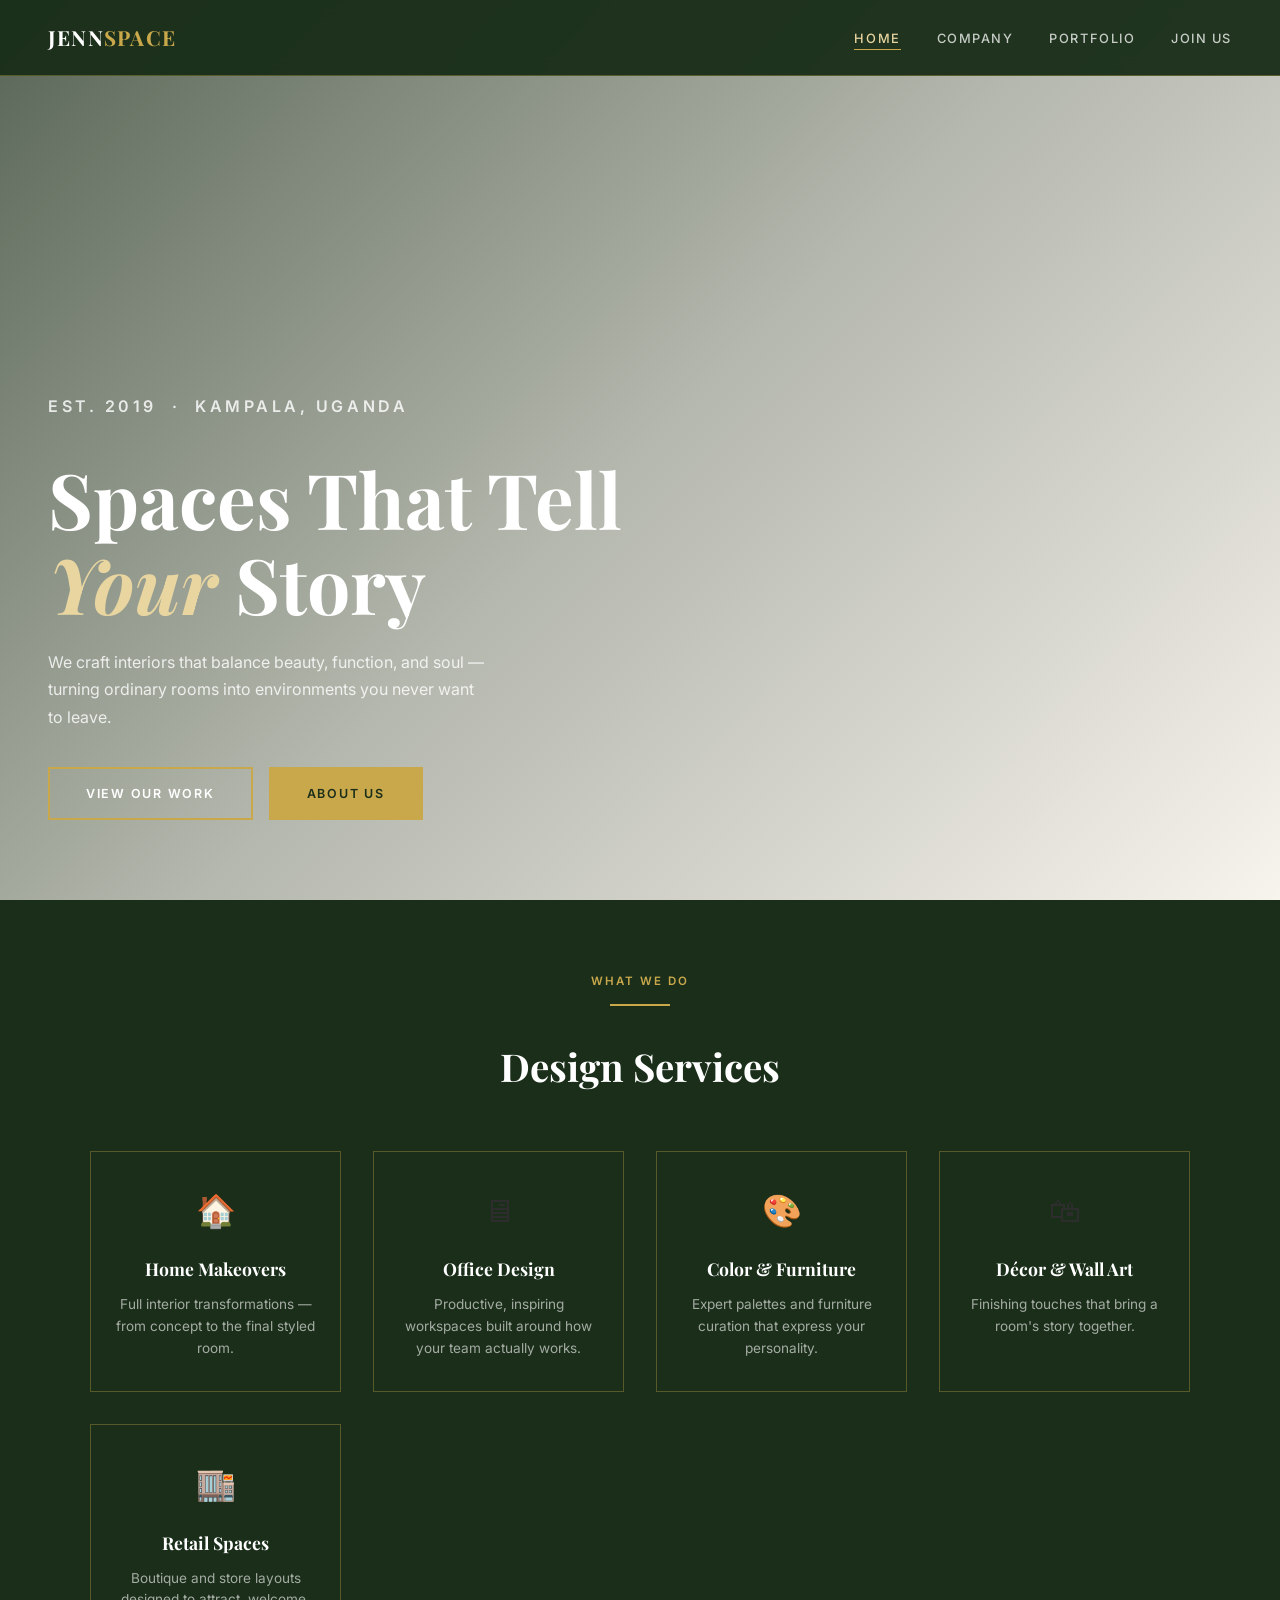
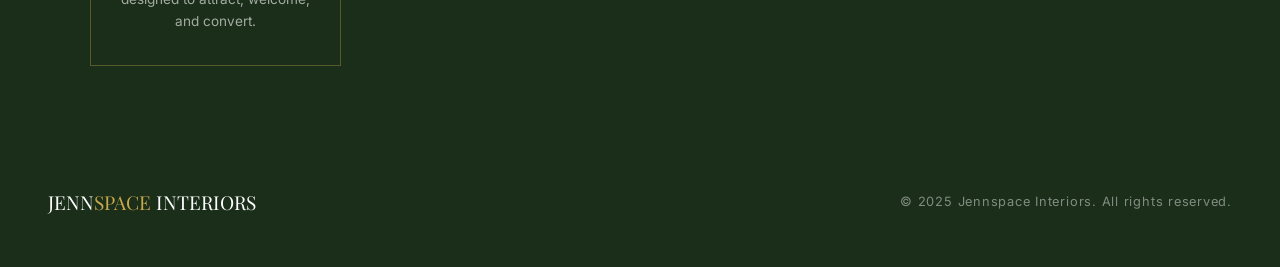
<file: index.html>
<!DOCTYPE html>
<html lang="en">
<head>
  <meta charset="UTF-8">
  <meta name="viewport" content="width=device-width, initial-scale=1.0">
  <title>Home — Jennspace Interiors</title>
  <link rel="stylesheet" href="styles.css">
</head>
<body>

  <!-- NAV -->
  <nav class="nav">
    <a href="index.html" class="nav-logo">JENN<span>SPACE</span></a>
    <ul class="nav-links">
      <li><a href="index.html" class="active">Home</a></li>
      <li><a href="company.html">Company</a></li>
      <li><a href="portfolio.html">Portfolio</a></li>
      <li><a href="join-us.html">Join Us</a></li>
    </ul>
  </nav>

  <!-- HERO -->
  <section class="hero">
    <div class="hero-content">
      <p class="hero-eyebrow">Est. 2019 &nbsp;·&nbsp; Kampala, Uganda</p>
      <h1>Spaces That Tell <em>Your</em> Story</h1>
      <p>We craft interiors that balance beauty, function, and soul — turning ordinary rooms into environments you never want to leave.</p>
      <a href="portfolio.html" class="btn">View Our Work</a>
      &nbsp;&nbsp;
      <a href="company.html" class="btn btn-solid">About Us</a>
    </div>
  </section>

  <!-- SERVICES STRIP -->
  <section class="services-strip">
    <div class="strip-head">
      <p class="section-label">What We Do</p>
      <div class="gold-rule"></div>
      <h2>Design Services</h2>
    </div>
    <div class="services-grid">
      <div class="service-card">
        <div class="service-icon">🏠</div>
        <h3>Home Makeovers</h3>
        <p>Full interior transformations — from concept to the final styled room.</p>
      </div>
      <div class="service-card">
        <div class="service-icon">🖥</div>
        <h3>Office Design</h3>
        <p>Productive, inspiring workspaces built around how your team actually works.</p>
      </div>
      <div class="service-card">
        <div class="service-icon">🎨</div>
        <h3>Color & Furniture</h3>
        <p>Expert palettes and furniture curation that express your personality.</p>
      </div>
      <div class="service-card">
        <div class="service-icon">🛍</div>
        <h3>Décor & Wall Art</h3>
        <p>Finishing touches that bring a room's story together.</p>
      </div>
      <div class="service-card">
        <div class="service-icon">🏬</div>
        <h3>Retail Spaces</h3>
        <p>Boutique and store layouts designed to attract, welcome, and convert.</p>
      </div>
    </div>
  </section>

  <!-- FOOTER -->
  <footer>
    <div class="footer-logo">JENN<span>SPACE</span> INTERIORS</div>
    <p>&copy; 2025 Jennspace Interiors. All rights reserved.</p>
  </footer>

</body>
</html>
</file>
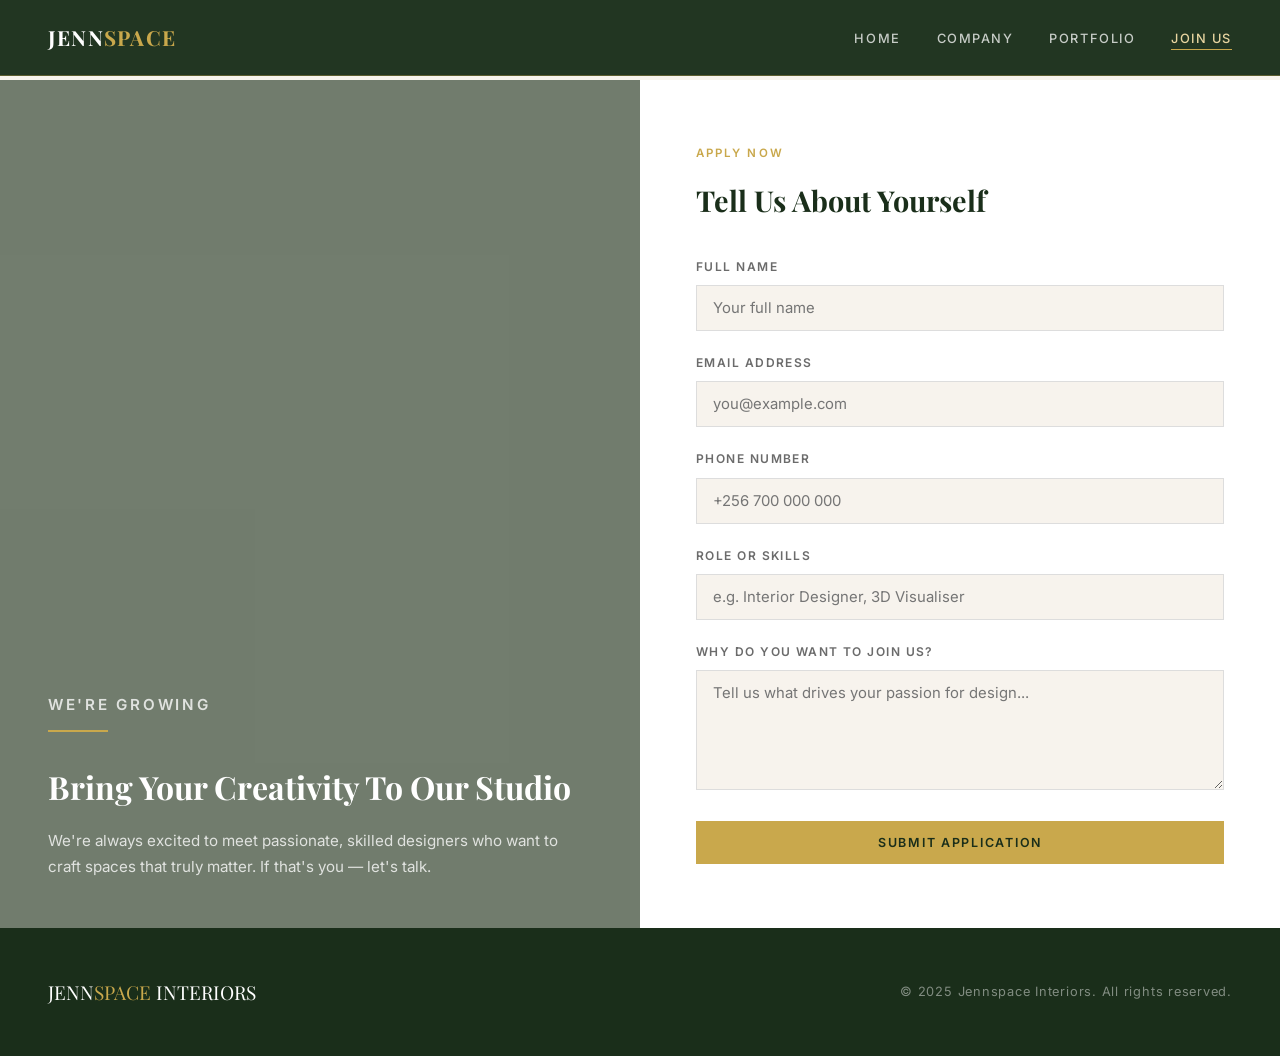
<file: join-us.html>
<!DOCTYPE html>
<html lang="en">
<head>
  <meta charset="UTF-8">
  <meta name="viewport" content="width=device-width, initial-scale=1.0">
  <title>Join Us — Jennspace Interiors</title>
  <link rel="stylesheet" href="styles.css">
</head>
<body>

  <!-- NAV -->
  <nav class="nav">
    <a href="index.html" class="nav-logo">JENN<span>SPACE</span></a>
    <ul class="nav-links">
      <li><a href="index.html">Home</a></li>
      <li><a href="company.html">Company</a></li>
      <li><a href="portfolio.html">Portfolio</a></li>
      <li><a href="join-us.html" class="active">Join Us</a></li>
    </ul>
  </nav>

  <!-- SPLIT LAYOUT -->
  <div class="join-layout">

    <!-- LEFT: Image + Text -->
    <div class="join-left">
      <div class="join-left-text">
        <p class="section-label">We're Growing</p>
        <div class="gold-rule left"></div>
        <h2>Bring Your Creativity To Our Studio</h2>
        <p>We're always excited to meet passionate, skilled designers who want to craft spaces that truly matter. If that's you — let's talk.</p>
      </div>
    </div>

    <!-- RIGHT: Form -->
    <div class="join-right">
      <p class="section-label">Apply Now</p>
      <h3>Tell Us About Yourself</h3>

      <form action="#" method="post">

        <div class="form-group">
          <label for="name">Full Name</label>
          <input type="text" id="name" name="name" placeholder="Your full name" required>
        </div>

        <div class="form-group">
          <label for="email">Email Address</label>
          <input type="email" id="email" name="email" placeholder="you@example.com" required>
        </div>

        <div class="form-group">
          <label for="phone">Phone Number</label>
          <input type="tel" id="phone" name="phone" placeholder="+256 700 000 000" required>
        </div>

        <div class="form-group">
          <label for="position">Role or Skills</label>
          <input type="text" id="position" name="position" placeholder="e.g. Interior Designer, 3D Visualiser">
        </div>

        <div class="form-group">
          <label for="message">Why Do You Want to Join Us?</label>
          <textarea id="message" name="message" placeholder="Tell us what drives your passion for design..."></textarea>
        </div>

        <button type="submit" class="btn btn-solid" style="width:100%; text-align:center; font-family:'Inter',sans-serif; border:none; cursor:pointer; color: var(--forest);">
          Submit Application
        </button>

      </form>
    </div>

  </div>

  <!-- FOOTER -->
  <footer>
    <div class="footer-logo">JENN<span>SPACE</span> INTERIORS</div>
    <p>&copy; 2025 Jennspace Interiors. All rights reserved.</p>
  </footer>

</body>
</html>
</file>
<file: styles.css>
/* =============================================
   JENNSPACE INTERIORS — Luxury Editorial Theme
   ============================================= */

@import url('https://fonts.googleapis.com/css2?family=Playfair+Display:ital,wght@0,400;0,600;0,700;1,400;1,600&family=Inter:wght@300;400;500;600&display=swap');

/* === CSS Variables === */
:root {
  --forest:   #1a2e1a;
  --gold:     #c9a84c;
  --gold-lt:  #e8d5a0;
  --cream:    #f7f3ed;
  --white:    #ffffff;
  --charcoal: #2d2d2d;
  --mid:      #6b6b6b;
  --border:   rgba(201,168,76,0.35);
  --shadow:   0 8px 40px rgba(0,0,0,0.12);
}

/* === Reset === */
*, *::before, *::after {
  margin: 0;
  padding: 0;
  box-sizing: border-box;
}

html { scroll-behavior: smooth; }

body {
  font-family: 'Inter', sans-serif;
  background: var(--cream);
  color: var(--charcoal);
  line-height: 1.7;
}

img { max-width: 100%; height: auto; display: block; }

/* === Utility === */
.gold-rule {
  width: 60px;
  height: 2px;
  background: var(--gold);
  margin: 0 auto 28px;
}
.gold-rule.left { margin: 0 0 28px; }

.section-label {
  font-family: 'Inter', sans-serif;
  font-size: 0.72rem;
  font-weight: 600;
  letter-spacing: 0.18em;
  text-transform: uppercase;
  color: var(--gold);
  margin-bottom: 12px;
}

/* === NAV === */
.nav {
  position: fixed;
  top: 0; left: 0; right: 0;
  z-index: 100;
  display: flex;
  align-items: center;
  justify-content: space-between;
  padding: 20px 48px;
  background: rgba(26,46,26,0.96);
  backdrop-filter: blur(8px);
  border-bottom: 1px solid var(--border);
  transition: padding 0.3s;
}

.nav-logo {
  font-family: 'Playfair Display', serif;
  font-size: 1.3rem;
  font-weight: 700;
  color: var(--white);
  text-decoration: none;
  letter-spacing: 0.06em;
}

.nav-logo span { color: var(--gold); }

.nav-links {
  display: flex;
  gap: 36px;
  list-style: none;
}

.nav-links a {
  font-size: 0.8rem;
  font-weight: 500;
  letter-spacing: 0.12em;
  text-transform: uppercase;
  color: rgba(255,255,255,0.75);
  text-decoration: none;
  transition: color 0.25s;
  position: relative;
}

.nav-links a::after {
  content: '';
  position: absolute;
  bottom: -4px; left: 0;
  width: 0; height: 1px;
  background: var(--gold);
  transition: width 0.3s;
}

.nav-links a:hover,
.nav-links a.active { color: var(--gold-lt); }
.nav-links a:hover::after,
.nav-links a.active::after { width: 100%; }

/* =============================================
   HERO (index)
   ============================================= */
.hero {
  min-height: 100vh;
  background-image: url('https://images.unsplash.com/photo-1600210492493-0946911123ea?w=1600&q=80');
  background-size: cover;
  background-position: center;
  display: flex;
  align-items: flex-end;
  padding: 0 0 80px 48px;
  position: relative;
}

.hero::before {
  content: '';
  position: absolute;
  inset: 0;
  background: linear-gradient(
    135deg,
    rgba(26,46,26,0.72) 0%,
    rgba(26,46,26,0.3) 50%,
    transparent 100%
  );
}

.hero-content {
  position: relative;
  max-width: 620px;
}

.hero-eyebrow {
  font-size: 0.72rem;
  font-weight: 600;
  letter-spacing: 0.22em;
  text-transform: uppercase;
  color: var(--gold);
  margin-bottom: 16px;
}

.hero h1 {
  font-family: 'Playfair Display', serif;
  font-size: clamp(2.8rem, 6vw, 5rem);
  font-weight: 700;
  line-height: 1.1;
  color: var(--white);
  margin-bottom: 24px;
}

.hero h1 em {
  font-style: italic;
  color: var(--gold-lt);
}

.hero p {
  font-size: 1rem;
  color: rgba(255,255,255,0.82);
  margin-bottom: 36px;
  max-width: 440px;
}

.btn {
  display: inline-block;
  padding: 14px 36px;
  font-size: 0.78rem;
  font-weight: 600;
  letter-spacing: 0.14em;
  text-transform: uppercase;
  text-decoration: none;
  border: 2px solid var(--gold);
  color: var(--white);
  background: transparent;
  transition: background 0.28s, color 0.28s;
  cursor: pointer;
}

.btn:hover { background: var(--gold); color: var(--forest); }

.btn-solid {
  background: var(--gold);
  color: var(--forest);
}
.btn-solid:hover { background: transparent; color: var(--white); }

/* === Services Strip (index) === */
.services-strip {
  background: var(--forest);
  padding: 72px 48px;
}

.services-strip .strip-head {
  text-align: center;
  margin-bottom: 52px;
}

.strip-head h2 {
  font-family: 'Playfair Display', serif;
  font-size: clamp(1.8rem, 3vw, 2.6rem);
  color: var(--white);
}

.services-grid {
  display: grid;
  grid-template-columns: repeat(auto-fit, minmax(200px, 1fr));
  gap: 32px;
  max-width: 1100px;
  margin: 0 auto;
}

.service-card {
  border: 1px solid var(--border);
  padding: 32px 24px;
  text-align: center;
  transition: border-color 0.3s, transform 0.3s;
}

.service-card:hover {
  border-color: var(--gold);
  transform: translateY(-4px);
}

.service-icon {
  font-size: 2rem;
  margin-bottom: 16px;
}

.service-card h3 {
  font-family: 'Playfair Display', serif;
  font-size: 1.1rem;
  color: var(--white);
  margin-bottom: 10px;
}

.service-card p {
  font-size: 0.85rem;
  color: rgba(255,255,255,0.6);
  line-height: 1.6;
}

/* =============================================
   COMPANY PAGE
   ============================================= */
.page-hero {
  min-height: 55vh;
  background-size: cover;
  background-position: center;
  display: flex;
  align-items: center;
  justify-content: center;
  text-align: center;
  position: relative;
  padding-top: 80px;
}

.page-hero::before {
  content: '';
  position: absolute;
  inset: 0;
  background: rgba(26,46,26,0.68);
}

.page-hero-content { position: relative; padding: 0 24px; }

.page-hero h1 {
  font-family: 'Playfair Display', serif;
  font-size: clamp(2.2rem, 5vw, 4rem);
  color: var(--white);
  margin-bottom: 16px;
}

.page-hero p {
  font-size: 1.05rem;
  color: rgba(255,255,255,0.8);
  max-width: 500px;
  margin: 0 auto;
}

.content-section {
  max-width: 1100px;
  margin: 0 auto;
  padding: 80px 48px;
}

.two-col {
  display: grid;
  grid-template-columns: 1fr 1fr;
  gap: 64px;
  align-items: center;
}

.two-col img {
  width: 100%;
  height: 420px;
  object-fit: cover;
}

.text-block h2 {
  font-family: 'Playfair Display', serif;
  font-size: clamp(1.8rem, 3vw, 2.4rem);
  color: var(--forest);
  margin-bottom: 20px;
  line-height: 1.2;
}

.text-block p {
  color: var(--mid);
  font-size: 0.97rem;
  margin-bottom: 16px;
}

.stats-row {
  display: flex;
  gap: 40px;
  margin-top: 32px;
  padding-top: 32px;
  border-top: 1px solid var(--border);
}

.stat-item h3 {
  font-family: 'Playfair Display', serif;
  font-size: 2.2rem;
  color: var(--gold);
  font-weight: 700;
}

.stat-item p {
  font-size: 0.78rem;
  letter-spacing: 0.1em;
  text-transform: uppercase;
  color: var(--mid);
  margin-bottom: 0;
}

.values-section {
  background: var(--forest);
  padding: 80px 48px;
}

.values-inner {
  max-width: 1100px;
  margin: 0 auto;
}

.values-head {
  text-align: center;
  margin-bottom: 52px;
}

.values-head h2 {
  font-family: 'Playfair Display', serif;
  font-size: clamp(1.8rem,3vw,2.6rem);
  color: var(--white);
}

.values-grid {
  display: grid;
  grid-template-columns: repeat(auto-fit, minmax(220px, 1fr));
  gap: 28px;
}

.value-card {
  padding: 32px 24px;
  border-left: 3px solid var(--gold);
  background: rgba(255,255,255,0.04);
}

.value-card h3 {
  font-family: 'Playfair Display', serif;
  color: var(--gold-lt);
  font-size: 1.1rem;
  margin-bottom: 10px;
}

.value-card p {
  font-size: 0.85rem;
  color: rgba(255,255,255,0.6);
}

/* =============================================
   PORTFOLIO PAGE
   ============================================= */
.portfolio-intro {
  text-align: center;
  padding: 80px 48px 40px;
  max-width: 700px;
  margin: 0 auto;
}

.portfolio-intro h2 {
  font-family: 'Playfair Display', serif;
  font-size: clamp(1.8rem, 3vw, 2.6rem);
  color: var(--forest);
  margin-bottom: 16px;
}

.portfolio-intro p { color: var(--mid); }

.projects-grid {
  display: grid;
  grid-template-columns: repeat(auto-fit, minmax(320px, 1fr));
  gap: 0;
  max-width: 1200px;
  margin: 0 auto;
  padding: 0 48px 80px;
}

.project-card {
  position: relative;
  overflow: hidden;
  aspect-ratio: 4/3;
  cursor: pointer;
}

.project-card img {
  width: 100%;
  height: 100%;
  object-fit: cover;
  transition: transform 0.5s ease;
}

.project-card:hover img { transform: scale(1.07); }

.project-overlay {
  position: absolute;
  inset: 0;
  background: linear-gradient(0deg, rgba(26,46,26,0.88) 0%, transparent 55%);
  opacity: 0;
  transition: opacity 0.35s;
  display: flex;
  align-items: flex-end;
  padding: 28px;
}

.project-card:hover .project-overlay { opacity: 1; }

.project-info h3 {
  font-family: 'Playfair Display', serif;
  font-size: 1.3rem;
  color: var(--white);
  margin-bottom: 6px;
}

.project-info p {
  font-size: 0.83rem;
  color: rgba(255,255,255,0.75);
}

/* =============================================
   JOIN US PAGE
   ============================================= */
.join-layout {
  display: grid;
  grid-template-columns: 1fr 1fr;
  min-height: calc(100vh - 80px);
  padding-top: 80px;
}

.join-left {
  background-image: url('https://images.unsplash.com/photo-1616047006789-b7af5afb8c20?w=900&q=80');
  background-size: cover;
  background-position: center;
  position: relative;
  min-height: 500px;
}

.join-left::before {
  content: '';
  position: absolute;
  inset: 0;
  background: rgba(26,46,26,0.6);
}

.join-left-text {
  position: absolute;
  bottom: 48px;
  left: 48px;
  right: 48px;
}

.join-left-text h2 {
  font-family: 'Playfair Display', serif;
  font-size: clamp(1.8rem, 2.5vw, 2.6rem);
  color: var(--white);
  margin-bottom: 14px;
}

.join-left-text p {
  color: rgba(255,255,255,0.78);
  font-size: 0.95rem;
}

.join-right {
  background: var(--white);
  padding: 64px 56px;
  display: flex;
  flex-direction: column;
  justify-content: center;
}

.join-right h3 {
  font-family: 'Playfair Display', serif;
  font-size: 1.8rem;
  color: var(--forest);
  margin-bottom: 32px;
}

.form-group {
  margin-bottom: 22px;
}

.form-group label {
  display: block;
  font-size: 0.75rem;
  font-weight: 600;
  letter-spacing: 0.12em;
  text-transform: uppercase;
  color: var(--mid);
  margin-bottom: 8px;
}

.form-group input,
.form-group textarea,
.form-group select {
  width: 100%;
  padding: 13px 16px;
  border: 1px solid #ddd;
  border-radius: 0;
  font-family: 'Inter', sans-serif;
  font-size: 0.93rem;
  color: var(--charcoal);
  background: var(--cream);
  transition: border-color 0.25s;
  outline: none;
}

.form-group input:focus,
.form-group textarea:focus {
  border-color: var(--gold);
  background: var(--white);
}

.form-group textarea { height: 120px; resize: vertical; }

/* =============================================
   FOOTER
   ============================================= */
footer {
  background: var(--forest);
  padding: 48px;
  display: flex;
  align-items: center;
  justify-content: space-between;
  flex-wrap: wrap;
  gap: 16px;
}

.footer-logo {
  font-family: 'Playfair Display', serif;
  font-size: 1.2rem;
  color: var(--white);
}

.footer-logo span { color: var(--gold); }

footer p {
  font-size: 0.8rem;
  color: rgba(255,255,255,0.45);
  letter-spacing: 0.06em;
}

/* =============================================
   RESPONSIVE
   ============================================= */
@media (max-width: 768px) {
  .nav { padding: 16px 24px; }
  .hero { padding: 0 24px 60px; }
  .services-strip,
  .content-section,
  .values-section,
  .portfolio-intro { padding: 56px 24px; }
  .two-col { grid-template-columns: 1fr; gap: 36px; }
  .projects-grid { padding: 0 0 56px; grid-template-columns: 1fr; }
  .join-layout { grid-template-columns: 1fr; }
  .join-left { min-height: 300px; }
  .join-right { padding: 48px 24px; }
  footer { flex-direction: column; text-align: center; padding: 40px 24px; }
  .stats-row { flex-wrap: wrap; gap: 24px; }
}
</file>
